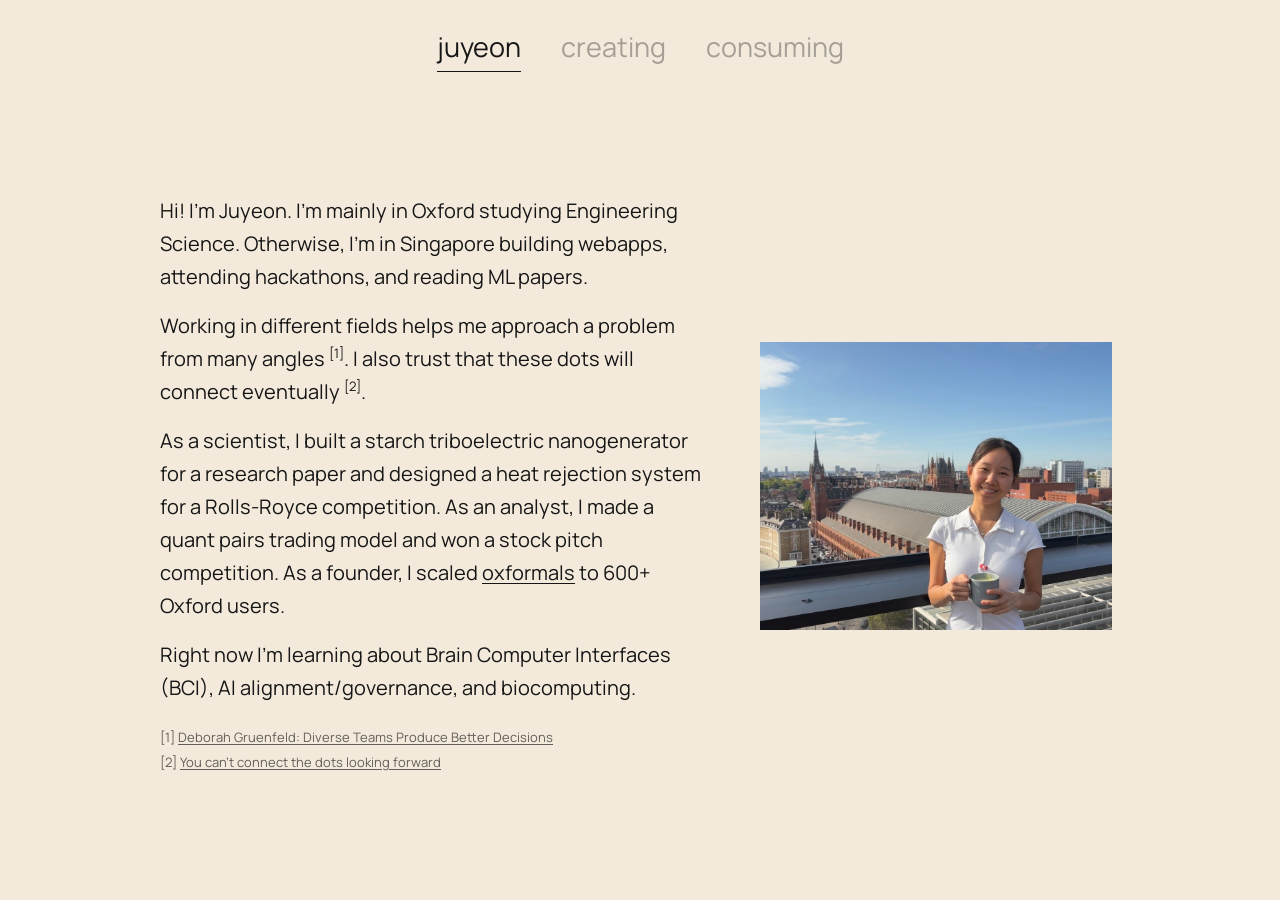
<file: index.html>
<!DOCTYPE html>
<html lang="en">
<head>
<meta charset="UTF-8">
<meta name="viewport" content="width=device-width, initial-scale=1.0">
<title>juyeon</title>
<link rel="stylesheet" href="styles.css">
</head>
<body>
  <nav class="tabs">
    <a href="index.html" class="on">juyeon</a>
    <a href="creating.html">creating</a>
    <a href="consuming.html">consuming</a>
  </nav>

  <div class="stage">
    <main class="intro">
      <div class="copy">
        <div id="bio"></div>
        <ol class="footnotes" id="notes"></ol>
      </div>
      <img class="photo" src="images/juyeon.jpg" alt="Juyeon">
    </main>
  </div>

<script>
  function external(a) {
    a.target = "_blank";
    a.rel = "noopener noreferrer";
  }

  function fillInline(el, text, notes) {
    var parts = text.split(/(\[[^\]]+\]\([^)]+\)|\[\d+\])/);
    parts.forEach(function (part) {
      var link = part.match(/^\[([^\]]+)\]\(([^)]+)\)$/);
      var fn = part.match(/^\[(\d+)\]$/);
      if (link) {
        var a = document.createElement("a");
        a.href = link[2];
        a.textContent = link[1];
        external(a);
        if (/oxformals/i.test(link[1] + link[2])) {
          a.className = "ox";
          a.setAttribute("data-word", link[1]);
        }
        el.appendChild(a);
      } else if (fn) {
        var sup = document.createElement("sup");
        var a = document.createElement("a");
        a.href = "#fn-" + fn[1];
        a.textContent = "[" + fn[1] + "]";
        sup.appendChild(a);
        el.appendChild(sup);
      } else if (part) {
        el.appendChild(document.createTextNode(part));
      }
    });
  }

  fetch("bio.md")
    .then(function (res) { return res.text(); })
    .then(function (raw) {
      var notes = {};
      var body = raw.replace(/^\[(\d+)\]:\s+(\S+)(?:\s+"(.*)")?\s*$/gm, function (_, n, url, title) {
        notes[n] = { url: url, title: title || url };
        return "";
      });

      var bio = document.getElementById("bio");
      body.trim().split(/\n\s*\n/).forEach(function (block) {
        if (!block.trim()) return;
        var p = document.createElement("p");
        fillInline(p, block.replace(/\s*\n\s*/g, " ").trim(), notes);
        bio.appendChild(p);
      });

      var list = document.getElementById("notes");
      Object.keys(notes).sort(function (a, b) { return Number(a) - Number(b); }).forEach(function (n) {
        var li = document.createElement("li");
        li.id = "fn-" + n;
        li.appendChild(document.createTextNode("[" + n + "] "));
        var a = document.createElement("a");
        a.href = notes[n].url;
        a.textContent = notes[n].title;
        external(a);
        li.appendChild(a);
        list.appendChild(li);
      });
    });
</script>
</body>
</html>
</file>
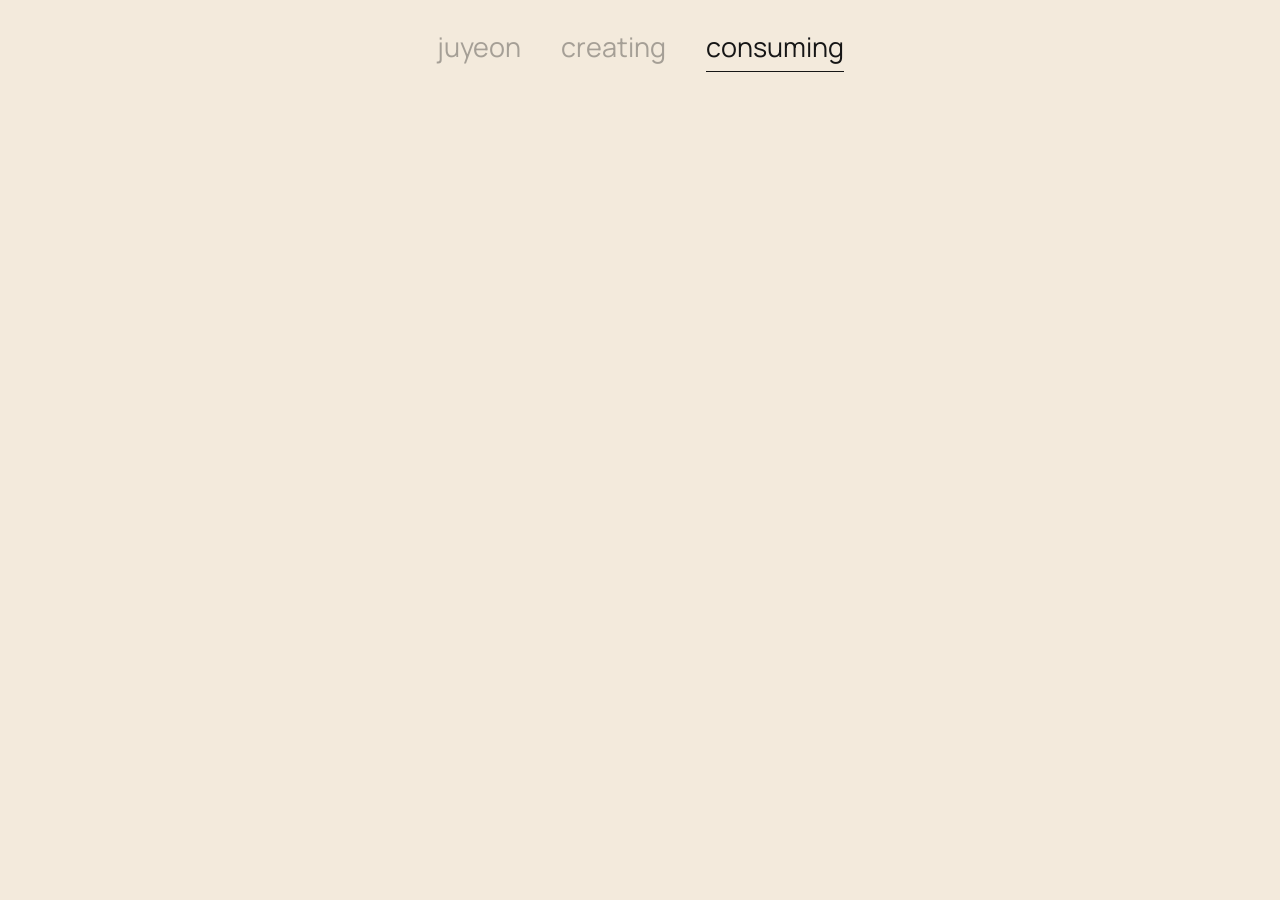
<file: consuming.html>
<!DOCTYPE html>
<html lang="en">
<head>
<meta charset="UTF-8">
<meta name="viewport" content="width=device-width, initial-scale=1.0">
<title>consuming — juyeonm.com</title>
<link rel="stylesheet" href="styles.css">
</head>
<body>
  <nav class="tabs">
    <a href="index.html">juyeon</a>
    <a href="creating.html">creating</a>
    <a href="consuming.html" class="on">consuming</a>
  </nav>

  <div class="stage">
    <main class="page">
    </main>
  </div>
</body>
</html>
</file>
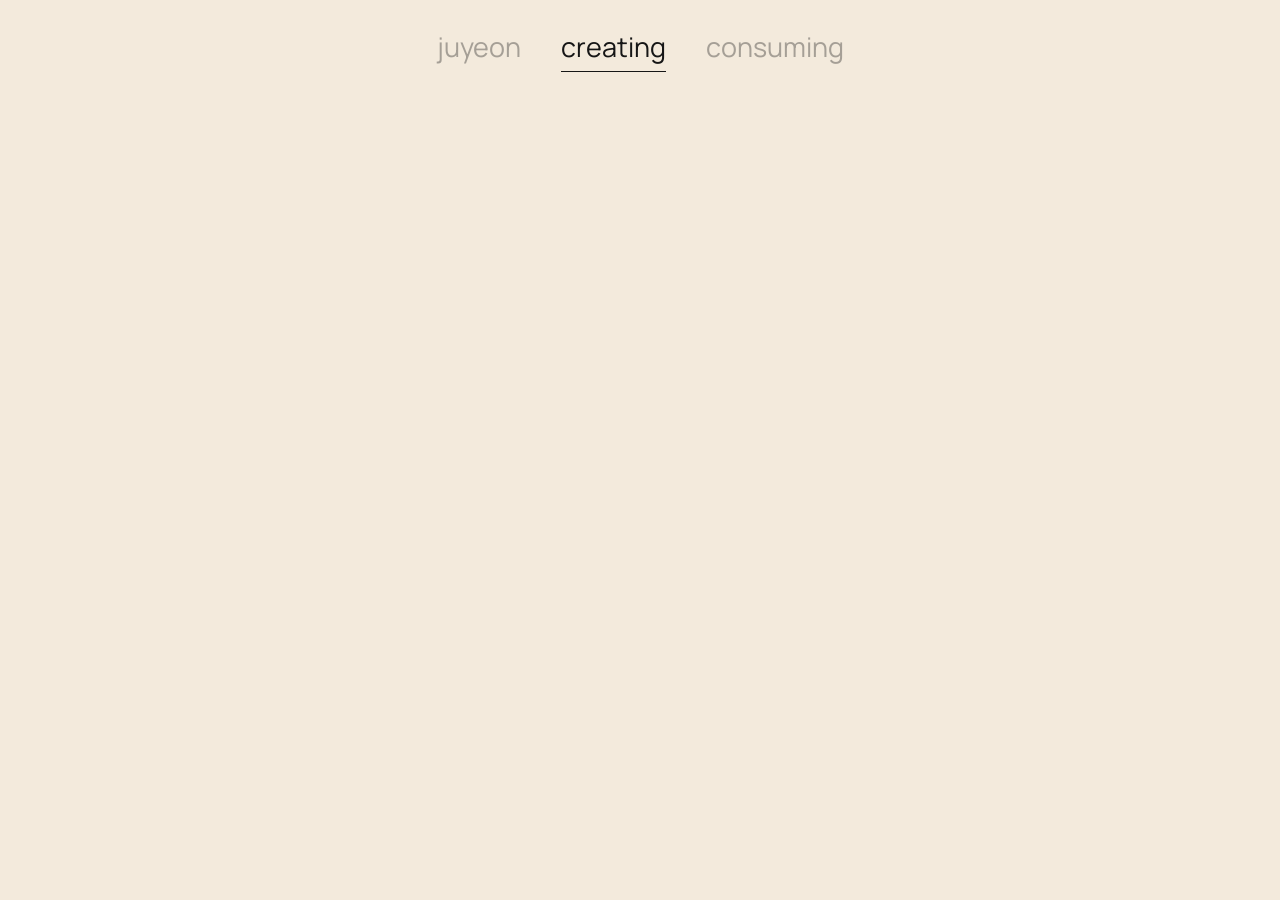
<file: creating.html>
<!DOCTYPE html>
<html lang="en">
<head>
<meta charset="UTF-8">
<meta name="viewport" content="width=device-width, initial-scale=1.0">
<title>creating — juyeonm.com</title>
<link rel="stylesheet" href="styles.css">
</head>
<body>
  <nav class="tabs">
    <a href="index.html">juyeon</a>
    <a href="creating.html" class="on">creating</a>
    <a href="consuming.html">consuming</a>
  </nav>

  <div class="stage">
    <main class="page">
    </main>
  </div>
</body>
</html>
</file>
<file: styles.css>
@import url("https://fonts.googleapis.com/css2?family=Gochi+Hand&family=Manrope:wght@400;500&display=swap");

html, body { margin: 0; padding: 0; }
body {
  min-height: 100vh;
  min-height: 100dvh;
  display: flex;
  flex-direction: column;
  background: #f3eadc;
  color: #161616;
  font-family: Manrope, sans-serif;
}

.tabs {
  display: flex;
  justify-content: center;
  gap: 2.5rem;
  padding: 28px 20px 0;
}

.tabs a {
  font-size: 27px;
  color: #161616;
  text-decoration: none;
  padding: 0 0 6px;
  opacity: 0.35;
  border-bottom: 1px solid transparent;
}
.tabs a.on {
  opacity: 1;
  border-bottom-color: #161616;
}

.stage {
  flex: 1;
  display: flex;
  align-items: center;
  justify-content: center;
}

.intro {
  display: grid;
  grid-template-columns: minmax(0, 34rem) minmax(200px, 22rem);
  gap: 3.5rem;
  align-items: center;
  max-width: 60rem;
  width: 100%;
  padding: 48px 28px;
}

.page {
  max-width: 34rem;
  width: 100%;
  padding: 48px 28px;
}

p {
  font-size: 20px;
  line-height: 1.65;
  margin: 0 0 1rem;
}
p:last-child { margin-bottom: 0; }

.copy a.ox {
  display: inline-block;
  position: relative;
  color: inherit;
  text-decoration: underline;
  text-decoration-thickness: 1px;
  text-underline-offset: 3px;
  text-decoration-color: currentColor;
  cursor: pointer;
}
.copy a.ox::after {
  content: attr(data-word);
  position: absolute;
  left: 0;
  top: 0;
  font-family: "Gochi Hand", cursive;
  color: #161616;
  opacity: 0;
  pointer-events: none;
  white-space: nowrap;
  text-decoration: none;
}
.copy a.ox:hover {
  color: transparent;
  text-decoration-color: #161616;
}
.copy a.ox:hover::after {
  opacity: 1;
}

.copy .footnotes {
  margin: 1.5rem 0 0;
  padding: 0;
  list-style: none;
  font-size: 13px;
  line-height: 1.5;
  opacity: 0.65;
}
.copy .footnotes li {
  margin: 0 0 0.35rem;
}
.copy .footnotes a {
  color: inherit;
  text-decoration: underline;
  text-decoration-thickness: 1px;
  text-underline-offset: 2px;
}

.copy sup {
  font-size: 0.65em;
  line-height: 0;
}
.copy sup a {
  color: inherit;
  text-decoration: none;
}

.photo {
  width: 100%;
  height: auto;
  display: block;
}

@media (max-width: 720px) {
  .intro {
    grid-template-columns: 1fr;
    gap: 2rem;
  }
  .photo { max-width: 22rem; }
}
</file>
